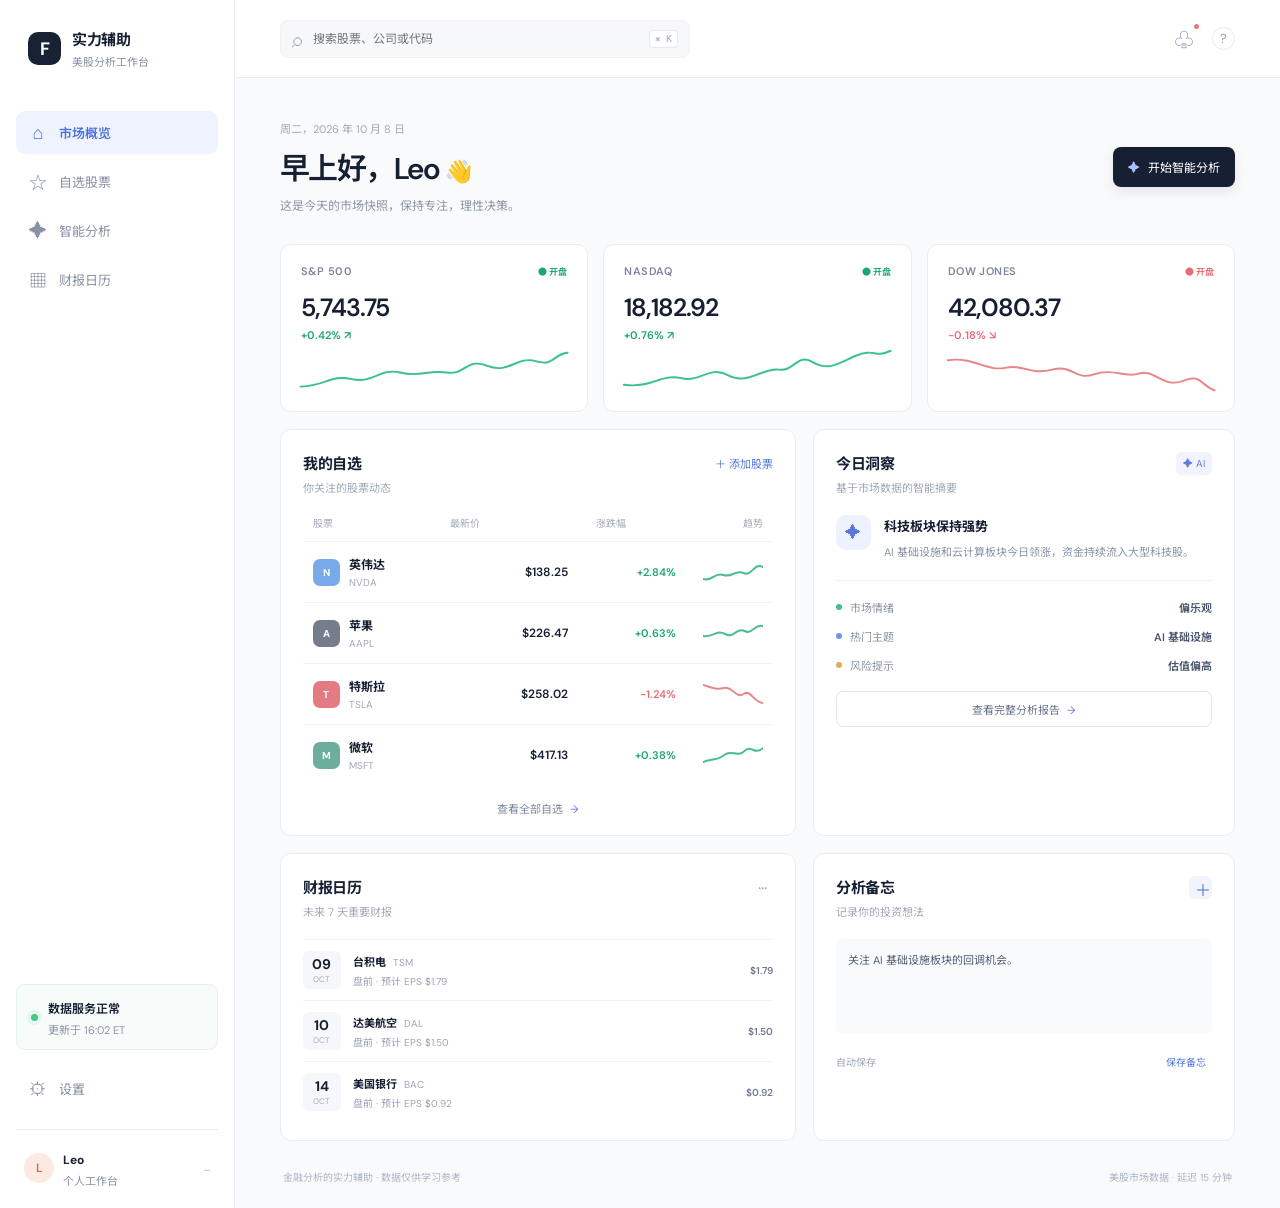
<file: index.html>
<!doctype html>
<html lang="zh-CN">
  <head>
    <meta charset="UTF-8" />
    <meta name="viewport" content="width=device-width, initial-scale=1.0" />
    <meta name="description" content="金融分析的实力辅助 - 美股行情与分析工作台" />
    <title>金融分析的实力辅助</title>
    <link rel="preconnect" href="https://fonts.googleapis.com" />
    <link rel="preconnect" href="https://fonts.gstatic.com" crossorigin />
    <link href="https://fonts.googleapis.com/css2?family=DM+Sans:wght@400;500;600;700&family=Noto+Sans+SC:wght@400;500;600;700&display=swap" rel="stylesheet" />
    <link rel="stylesheet" href="styles.css" />
  </head>
  <body>
    <div class="app-shell">
      <aside class="sidebar">
        <div class="brand">
          <div class="brand-mark">F</div>
          <div>
            <strong>实力辅助</strong>
            <span>美股分析工作台</span>
          </div>
        </div>

        <nav class="nav-list" aria-label="主导航">
          <a class="nav-item active" href="#overview"><span class="nav-icon">⌂</span>市场概览</a>
          <a class="nav-item" href="#watchlist"><span class="nav-icon">☆</span>自选股票</a>
          <a class="nav-item" href="#insights"><span class="nav-icon">✦</span>智能分析</a>
          <a class="nav-item" href="#calendar"><span class="nav-icon">▦</span>财报日历</a>
        </nav>

        <div class="sidebar-bottom">
          <div class="status-card">
            <div class="status-dot"></div>
            <div><strong>数据服务正常</strong><span>更新于 16:02 ET</span></div>
          </div>
          <a class="nav-item" href="#settings"><span class="nav-icon">⚙</span>设置</a>
          <div class="profile"><div class="avatar">L</div><div><strong>Leo</strong><span>个人工作台</span></div><span class="more">···</span></div>
        </div>
      </aside>

      <main class="main-content" id="overview">
        <header class="topbar">
          <div class="mobile-brand"><div class="brand-mark">F</div><strong>实力辅助</strong></div>
          <label class="search-box"><span>⌕</span><input id="stock-search" type="search" placeholder="搜索股票、公司或代码" /><kbd>⌘ K</kbd></label>
          <div class="top-actions"><button class="icon-button" aria-label="通知">♧<i></i></button><button class="help-button">?</button></div>
        </header>

        <div class="content-wrap">
          <section class="welcome-row">
            <div><p class="eyebrow">周二，2026 年 10 月 8 日</p><h1>早上好，Leo <span>👋</span></h1><p class="subtitle">这是今天的市场快照，保持专注，理性决策。</p></div>
            <button class="primary-button" id="analysis-button"><span>✦</span> 开始智能分析</button>
          </section>

          <section class="market-grid" aria-label="主要指数">
            <article class="market-card"><div class="card-head"><span>S&amp;P 500</span><span class="market-label green">● 开盘</span></div><div class="market-value">5,743.75</div><div class="market-change green">+0.42% <span>↗</span></div><svg class="sparkline green-line" viewBox="0 0 210 50" preserveAspectRatio="none"><path d="M0 40 C20 39,23 27,40 32 S62 20,78 25 S100 22,115 25 S130 9,147 18 S170 7,185 13 S199 5,210 4" /></svg></article>
            <article class="market-card"><div class="card-head"><span>NASDAQ</span><span class="market-label green">● 开盘</span></div><div class="market-value">18,182.92</div><div class="market-change green">+0.76% <span>↗</span></div><svg class="sparkline green-line" viewBox="0 0 210 50" preserveAspectRatio="none"><path d="M0 38 C22 42,29 26,45 31 S67 17,82 28 S109 20,122 22 S136 4,149 14 S169 15,183 7 S198 10,210 2" /></svg></article>
            <article class="market-card"><div class="card-head"><span>DOW JONES</span><span class="market-label red">● 开盘</span></div><div class="market-value">42,080.37</div><div class="market-change red">−0.18% <span>↘</span></div><svg class="sparkline red-line" viewBox="0 0 210 50" preserveAspectRatio="none"><path d="M0 12 C20 8,30 24,45 20 S65 28,82 22 S100 34,115 27 S140 31,151 26 S170 42,185 34 S198 38,210 44" /></svg></article>
          </section>

          <section class="dashboard-grid">
            <article class="panel watchlist-panel" id="watchlist">
              <div class="panel-heading"><div><h2>我的自选</h2><p>你关注的股票动态</p></div><button class="text-button" id="add-stock">＋ 添加股票</button></div>
              <div class="watchlist-head"><span>股票</span><span>最新价</span><span>涨跌幅</span><span>趋势</span></div>
              <div id="watchlist-rows"></div>
              <button class="view-all" id="view-all">查看全部自选 <span>→</span></button>
            </article>

            <article class="panel insight-panel" id="insights">
              <div class="panel-heading"><div><h2>今日洞察</h2><p>基于市场数据的智能摘要</p></div><span class="spark-badge">✦ AI</span></div>
              <div class="insight-main"><div class="insight-icon">✦</div><div><strong>科技板块保持强势</strong><p>AI 基础设施和云计算板块今日领涨，资金持续流入大型科技股。</p></div></div>
              <div class="insight-list"><div><span class="tiny-dot green-bg"></span><span>市场情绪</span><strong>偏乐观</strong></div><div><span class="tiny-dot blue-bg"></span><span>热门主题</span><strong>AI 基础设施</strong></div><div><span class="tiny-dot amber-bg"></span><span>风险提示</span><strong>估值偏高</strong></div></div>
              <button class="outline-button" id="full-report">查看完整分析报告 <span>→</span></button>
            </article>
          </section>

          <section class="lower-grid" id="calendar">
            <article class="panel calendar-panel"><div class="panel-heading"><div><h2>财报日历</h2><p>未来 7 天重要财报</p></div><button class="dots">···</button></div><div class="earnings-row"><div class="date-box"><strong>09</strong><span>OCT</span></div><div class="company"><strong>台积电 <small>TSM</small></strong><span>盘前 · 预计 EPS $1.79</span></div><span class="estimate">$1.79</span></div><div class="earnings-row"><div class="date-box"><strong>10</strong><span>OCT</span></div><div class="company"><strong>达美航空 <small>DAL</small></strong><span>盘前 · 预计 EPS $1.50</span></div><span class="estimate">$1.50</span></div><div class="earnings-row"><div class="date-box"><strong>14</strong><span>OCT</span></div><div class="company"><strong>美国银行 <small>BAC</small></strong><span>盘前 · 预计 EPS $0.92</span></div><span class="estimate">$0.92</span></div></article>
            <article class="panel note-panel"><div class="panel-heading"><div><h2>分析备忘</h2><p>记录你的投资想法</p></div><button class="add-note" id="add-note">＋</button></div><textarea id="note" placeholder="写下今天的观察...">关注 AI 基础设施板块的回调机会。</textarea><div class="note-footer"><span id="save-state">自动保存</span><button class="save-button" id="save-note">保存备忘</button></div></article>
          </section>

          <footer><span>金融分析的实力辅助 · 数据仅供学习参考</span><span>美股市场数据 · 延迟 15 分钟</span></footer>
        </div>
      </main>
    </div>
    <div class="toast" id="toast" role="status"></div>
    <script src="app.js"></script>
  </body>
</html>
</file>
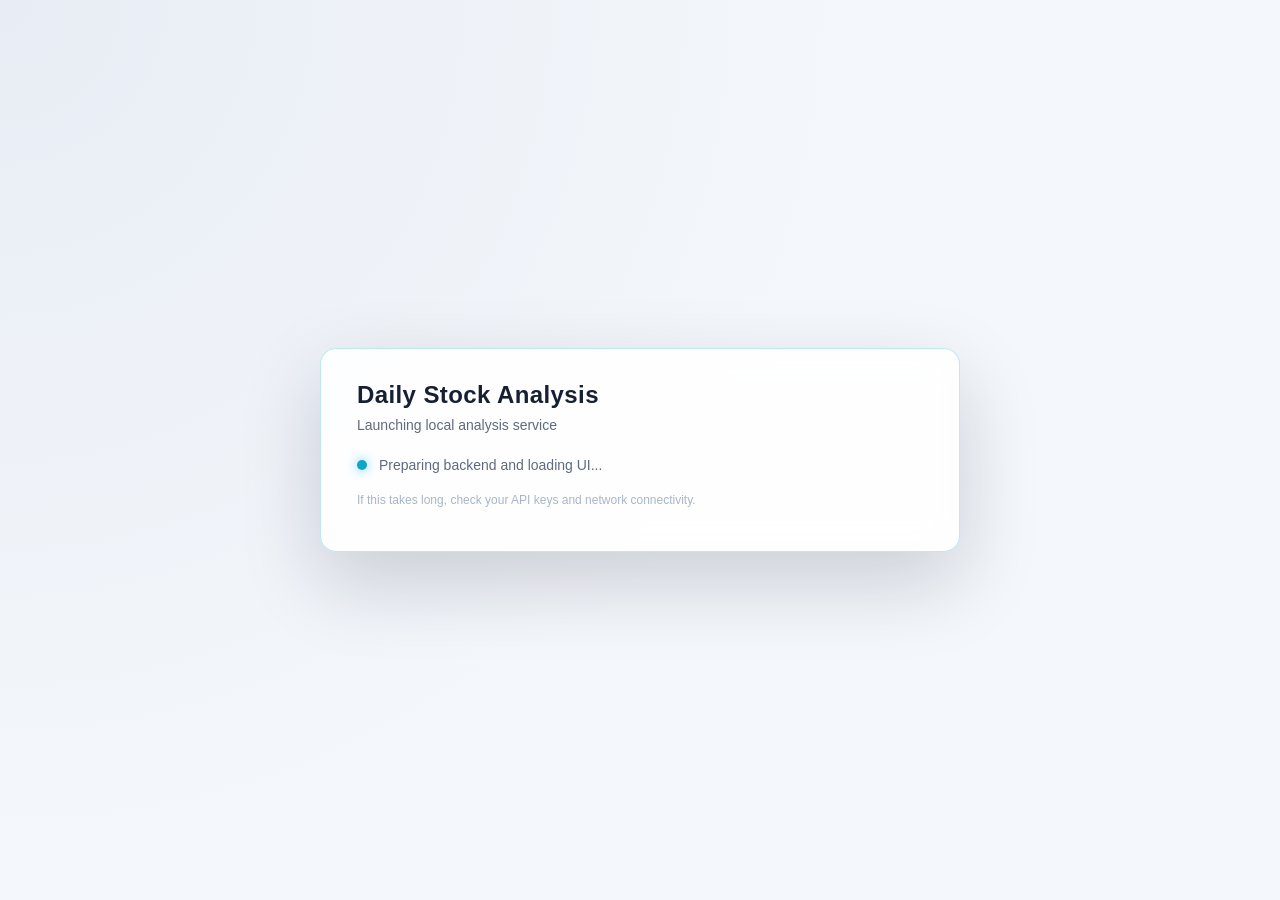
<file: apps/dsa-desktop/renderer/loading.html>
<!doctype html>
<html lang="en">
  <head>
    <meta charset="utf-8" />
    <meta name="viewport" content="width=device-width, initial-scale=1" />
    <title>Daily Stock Analysis</title>
    <style>
      :root {
        color-scheme: dark light;
        --bg: #f4f7fb;
        --bg-secondary: #e8edf5;
        --panel: rgba(255, 255, 255, 0.88);
        --text: #172033;
        --muted: #5e6a7e;
        --accent: #0ea5c6;
        --danger-bg: rgba(225, 29, 72, 0.08);
        --danger-border: rgba(225, 29, 72, 0.32);
        --danger-text: #b91c3c;
      }

      @media (prefers-color-scheme: dark) {
        :root {
          --bg: #08080c;
          --bg-secondary: #131722;
          --panel: rgba(16, 18, 28, 0.9);
          --text: #e2e8f0;
          --muted: #94a3b8;
          --accent: #38bdf8;
          --danger-bg: rgba(239, 68, 68, 0.08);
          --danger-border: rgba(239, 68, 68, 0.4);
          --danger-text: #fecaca;
        }
      }

      * {
        box-sizing: border-box;
      }

      body {
        margin: 0;
        font-family: "Fira Sans", "IBM Plex Sans", "Segoe UI", sans-serif;
        background: radial-gradient(circle at top left, var(--bg-secondary), var(--bg) 55%);
        color: var(--text);
        height: 100vh;
        display: flex;
        align-items: center;
        justify-content: center;
      }

      .panel {
        width: min(640px, 90vw);
        background: var(--panel);
        border: 1px solid color-mix(in srgb, var(--accent) 26%, transparent);
        border-radius: 16px;
        padding: 32px 36px;
        box-shadow: 0 30px 80px rgba(15, 23, 42, 0.18);
        backdrop-filter: blur(18px);
      }

      .title {
        font-size: 24px;
        margin: 0 0 8px;
        letter-spacing: 0.4px;
      }

      .subtitle {
        margin: 0 0 24px;
        color: var(--muted);
        font-size: 14px;
      }

      .status {
        display: flex;
        align-items: center;
        gap: 12px;
        font-size: 14px;
        color: var(--muted);
      }

      .error {
        margin-top: 16px;
        padding: 12px 14px;
        border-radius: 10px;
        background: var(--danger-bg);
        border: 1px solid var(--danger-border);
        color: var(--danger-text);
        font-size: 12px;
        line-height: 1.5;
        display: none;
      }

      .dot {
        width: 10px;
        height: 10px;
        border-radius: 50%;
        background: var(--accent);
        box-shadow: 0 0 12px rgba(56, 189, 248, 0.8);
        animation: pulse 1.5s ease-in-out infinite;
      }

      .tips {
        margin-top: 20px;
        font-size: 12px;
        color: rgba(148, 163, 184, 0.8);
      }

      @keyframes pulse {
        0%, 100% {
          transform: scale(1);
          opacity: 1;
        }
        50% {
          transform: scale(1.4);
          opacity: 0.6;
        }
      }
    </style>
  </head>
  <body>
    <div class="panel">
      <h1 class="title">Daily Stock Analysis</h1>
      <p class="subtitle">Launching local analysis service</p>
      <div class="status">
        <span class="dot"></span>
        <span>Preparing backend and loading UI...</span>
      </div>
      <p class="tips">If this takes long, check your API keys and network connectivity.</p>
      <div class="error" id="errorBox"></div>
    </div>
    <script>
      (function () {
        const params = new URLSearchParams(window.location.search);
        const error = params.get('error');
        if (!error) return;
        const box = document.getElementById('errorBox');
        if (!box) return;
        box.textContent = `Error: ${decodeURIComponent(error)}`;
        box.style.display = 'block';
      })();
    </script>
  </body>
</html>
</file>
<file: styles.css>
:root { font-family: "DM Sans", "Noto Sans SC", sans-serif; color: #172033; background: #f8fafc; font-synthesis: none; --ink: #172033; --muted: #8b94a7; --line: #e9edf3; --green: #1ca56f; --red: #ea6b72; --blue: #4f7df3; --panel: #fff; }
* { box-sizing: border-box; }
body { margin: 0; background: #f8fafc; color: var(--ink); }
button, input, textarea { font: inherit; }
button { cursor: pointer; }
.app-shell { min-height: 100vh; display: flex; }
.sidebar { width: 235px; background: #fff; border-right: 1px solid var(--line); padding: 28px 16px 20px; display: flex; flex-direction: column; flex-shrink: 0; }
.brand { display: flex; align-items: center; gap: 11px; padding: 0 12px 42px; }
.brand-mark { width: 33px; height: 33px; display: grid; place-items: center; border-radius: 10px; background: #182235; color: white; font-weight: 700; font-size: 18px; }
.brand strong, .mobile-brand strong { font-size: 15px; display: block; letter-spacing: -.02em; }
.brand span, .profile span, .status-card span { color: var(--muted); font-size: 11px; display: block; margin-top: 3px; }
.nav-list { display: grid; gap: 6px; }
.nav-item { height: 43px; border-radius: 9px; display: flex; align-items: center; gap: 12px; padding: 0 13px; color: #8992a4; text-decoration: none; font-size: 13px; transition: .2s; }
.nav-item:hover { background: #f5f7fa; color: var(--ink); }.nav-item.active { background: #eff3ff; color: #4c70dc; font-weight: 600; }
.nav-icon { font-size: 18px; width: 18px; text-align: center; font-weight: 400; }.sidebar-bottom { margin-top: auto; display: grid; gap: 9px; }
.status-card { display: flex; gap: 10px; align-items: center; padding: 12px; background: #f7fbf9; border: 1px solid #e5f2eb; border-radius: 9px; margin-bottom: 8px; }.status-card strong { font-size: 12px; font-weight: 600; }.status-dot { width: 7px; height: 7px; background: #47c58f; border-radius: 50%; box-shadow: 0 0 0 4px #e5f8ed; margin-left: 2px; }
.profile { border-top: 1px solid var(--line); margin-top: 10px; padding: 18px 8px 0; display: flex; align-items: center; gap: 9px; }.avatar { width: 30px; height: 30px; background: #fce9e1; color: #c66f4f; border-radius: 50%; display: grid; place-items: center; font-weight: 600; font-size: 12px; }.profile strong { font-size: 12px; }.more { margin-left: auto; font-size: 17px; color: #a8afbd; }
.main-content { min-width: 0; flex: 1; }.topbar { height: 78px; background: #fff; border-bottom: 1px solid var(--line); display: flex; align-items: center; justify-content: space-between; padding: 0 4.3%; }.search-box { width: min(410px, 48vw); height: 38px; display: flex; align-items: center; background: #f7f8fa; border: 1px solid #f0f2f5; border-radius: 8px; color: #a5adbb; padding: 0 11px; gap: 9px; }.search-box span { font-size: 20px; line-height: 1; }.search-box input { border: 0; outline: none; flex: 1; background: transparent; font-size: 12px; color: var(--ink); }.search-box kbd { font-size: 10px; color: #9ca5b4; background: #fff; border: 1px solid #e7ebf0; border-radius: 4px; padding: 2px 5px; }.top-actions { display: flex; gap: 12px; align-items: center; }.icon-button, .help-button { border: 0; background: none; color: #9aa2b1; font-size: 20px; position: relative; }.icon-button i { position: absolute; width: 5px; height: 5px; background: #e97879; border-radius: 50%; right: 1px; top: 1px; }.help-button { border: 1px solid #e7eaf0; width: 23px; height: 23px; font-size: 13px; border-radius: 50%; }.mobile-brand { display: none; align-items: center; gap: 8px; }
.content-wrap { max-width: 1250px; margin: auto; padding: 42px 4.3% 24px; }.welcome-row { display: flex; align-items: center; justify-content: space-between; margin-bottom: 30px; }.eyebrow { font-size: 11px; color: #a1a9b7; margin: 0 0 8px; }.welcome-row h1 { font-size: clamp(24px, 3vw, 30px); margin: 0; letter-spacing: -.05em; font-weight: 600; }.welcome-row h1 span { font-size: 22px; }.subtitle { color: #8e97a7; font-size: 12px; margin: 8px 0 0; }.primary-button { background: #172033; border: 0; color: #fff; border-radius: 8px; padding: 11px 15px; font-size: 12px; box-shadow: 0 5px 12px #17203316; transition: .2s; }.primary-button:hover { background: #2d3b55; transform: translateY(-1px); }.primary-button span { color: #a9c0ff; margin-right: 5px; }
.market-grid { display: grid; grid-template-columns: repeat(3, 1fr); gap: 15px; margin-bottom: 17px; }.market-card, .panel { background: var(--panel); border: 1px solid var(--line); border-radius: 11px; }.market-card { padding: 19px 20px 10px; position: relative; overflow: hidden; }.card-head, .panel-heading, .watchlist-head, .insight-list div, .note-footer { display: flex; align-items: center; justify-content: space-between; }.card-head { color: #7d8799; font-size: 11px; font-weight: 600; letter-spacing: .04em; }.market-label { font-size: 9px; letter-spacing: 0; }.green { color: var(--green); }.red { color: var(--red); }.market-value { font-size: 25px; font-weight: 600; margin-top: 13px; letter-spacing: -.04em; }.market-change { font-size: 11px; font-weight: 600; margin-top: 4px; }.sparkline { width: 100%; height: 47px; margin-top: 7px; overflow: visible; }.sparkline path { fill: none; stroke-width: 2; stroke-linecap: round; }.green-line path { stroke: #3bc28b; }.red-line path { stroke: #e98788; }
.dashboard-grid, .lower-grid { display: grid; grid-template-columns: 1.1fr .9fr; gap: 17px; }.panel { padding: 22px 22px 18px; }.panel-heading { align-items: flex-start; margin-bottom: 20px; }.panel-heading h2 { margin: 0; font-size: 15px; letter-spacing: -.02em; }.panel-heading p { margin: 5px 0 0; color: #a1a9b7; font-size: 11px; }.text-button, .text-button:visited { color: #5578dc; border: 0; background: none; font-size: 11px; padding: 3px 0; }.watchlist-head { font-size: 10px; color: #a6adba; padding: 0 10px 11px; }.watchlist-head span:nth-child(2), .watchlist-head span:nth-child(3), .watchlist-head span:nth-child(4) { text-align: right; }.stock-row { display: grid; grid-template-columns: 1.35fr 1fr 1fr .8fr; align-items: center; padding: 13px 10px; border-top: 1px solid #f0f2f5; font-size: 12px; }.stock-name { display: flex; align-items: center; gap: 9px; }.stock-logo { width: 27px; height: 27px; border-radius: 7px; display: grid; place-items: center; color: #fff; font-size: 10px; font-weight: 700; }.stock-name strong { display: block; font-size: 12px; }.stock-name small { display: block; color: #a0a8b6; font-size: 10px; margin-top: 3px; }.stock-price, .stock-change, .stock-trend { text-align: right; }.stock-price { font-weight: 600; }.stock-change { font-size: 11px; font-weight: 600; }.mini-line { width: 60px; height: 25px; }.mini-line path { fill: none; stroke-width: 2; stroke-linecap: round; }.view-all { margin: 14px auto 0; border: 0; background: none; color: #7e899b; display: block; font-size: 11px; }.view-all span, .outline-button span { color: #607ed8; margin-left: 4px; }.spark-badge { background: #f1f4ff; color: #617bdd; font-size: 10px; border-radius: 5px; padding: 5px 7px; }.insight-main { display: flex; gap: 13px; border-bottom: 1px solid #eef1f5; padding-bottom: 18px; }.insight-icon { flex: 0 0 35px; width: 35px; height: 35px; display: grid; place-items: center; border-radius: 10px; color: #5b78dc; background: #eef2ff; }.insight-main strong { font-size: 13px; }.insight-main p { color: #8a94a5; font-size: 11px; line-height: 1.7; margin: 7px 0 0; }.insight-list { display: grid; gap: 13px; padding: 18px 0; }.insight-list div { justify-content: flex-start; gap: 8px; font-size: 11px; color: #8b95a5; }.insight-list strong { margin-left: auto; font-size: 11px; color: #49566d; font-weight: 600; }.tiny-dot { width: 6px; height: 6px; border-radius: 50%; }.green-bg { background: #43bd8a; }.blue-bg { background: #7392ed; }.amber-bg { background: #e5aa54; }.outline-button { width: 100%; background: #fff; border: 1px solid #dfe5ef; color: #687589; border-radius: 7px; padding: 9px; font-size: 11px; }.outline-button:hover { border-color: #aab9e8; color: #4e70cf; }
.lower-grid { grid-template-columns: 1.1fr .9fr; margin-top: 17px; }.calendar-panel, .note-panel { min-height: 215px; }.dots { color: #a2a9b7; background: none; border: 0; font-size: 17px; }.earnings-row { display: flex; align-items: center; gap: 12px; padding: 11px 0; border-top: 1px solid #f0f2f5; }.date-box { width: 38px; height: 38px; background: #f5f7fb; border-radius: 6px; display: grid; place-items: center; align-content: center; line-height: 1; }.date-box strong { font-size: 14px; }.date-box span { font-size: 8px; color: #a1a9b8; margin-top: 4px; }.company { display: grid; gap: 4px; }.company strong { font-size: 11px; }.company small { color: #9da6b5; font-size: 10px; font-weight: 400; margin-left: 4px; }.company span, .estimate { font-size: 10px; color: #9ba4b4; }.estimate { margin-left: auto; color: #707b90; font-weight: 600; }.note-panel textarea { width: 100%; resize: none; border: 0; outline: none; background: #f8fafc; border-radius: 7px; min-height: 95px; padding: 12px; color: #536075; font-size: 11px; line-height: 1.7; }.note-footer { padding-top: 14px; color: #a1a9b7; font-size: 10px; }.save-button { background: none; border: 0; color: #5878d8; font-size: 10px; }.add-note { color: #5878d8; border: 0; background: #f1f4ff; width: 23px; height: 23px; border-radius: 6px; }.content-wrap footer { display: flex; justify-content: space-between; color: #b0b7c3; font-size: 10px; padding: 28px 3px 0; }.toast { position: fixed; bottom: 25px; left: 50%; transform: translate(-50%, 20px); background: #172033; color: white; padding: 10px 15px; font-size: 11px; border-radius: 7px; opacity: 0; pointer-events: none; transition: .25s; }.toast.show { opacity: 1; transform: translate(-50%, 0); }
@media (max-width: 850px) { .sidebar { width: 72px; padding: 23px 10px; }.brand { padding: 0 9px 42px; }.brand > div:last-child, .nav-item:not(.active)::after, .nav-item { font-size: 0; }.nav-item { justify-content: center; padding: 0; }.nav-icon { font-size: 18px; }.status-card, .profile > div:not(.avatar), .more { display: none; }.profile { justify-content: center; padding-left: 0; padding-right: 0; }.main-content .topbar { padding: 0 5%; } }
@media (max-width: 620px) { .topbar { height: 66px; }.mobile-brand { display: flex; }.search-box { width: 38px; background: none; border: 0; padding: 0; }.search-box input, .search-box kbd { display: none; }.search-box span { font-size: 22px; }.top-actions { margin-left: auto; }.content-wrap { padding-top: 28px; }.welcome-row { align-items: flex-start; flex-direction: column; gap: 18px; }.primary-button { width: 100%; }.market-grid, .dashboard-grid, .lower-grid { grid-template-columns: 1fr; }.market-card { padding-bottom: 8px; }.content-wrap footer { gap: 8px; flex-direction: column; }.sidebar { display: none; } }
</file>
